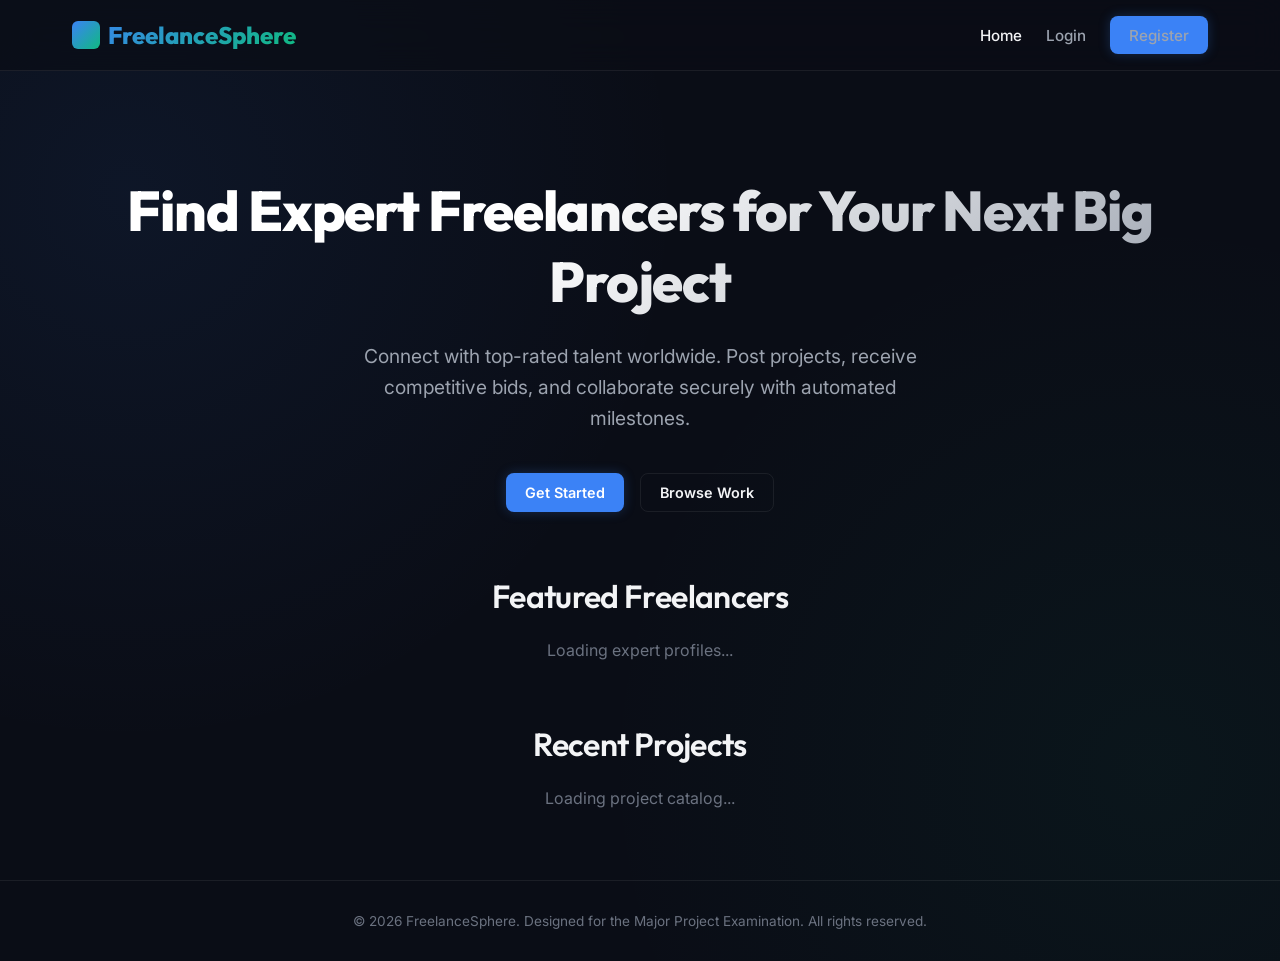
<file: FreelanceMarketplace/Frontend/index.html>
<!DOCTYPE html>
<html lang="en">
<head>
    <meta charset="UTF-8">
    <meta name="viewport" content="width=device-width, initial-scale=1.0">
    <title>Freelance Marketplace Platform</title>
    <link rel="stylesheet" href="style.css">
</head>
<body>
    <header>
        <div class="nav-container">
            <a href="index.html" class="logo">
                <div class="logo-icon"></div>
                FreelanceSphere
            </a>
            <ul class="nav-links" id="nav-right">
                <!-- Nav Links will be populated by script.js dynamically based on session -->
            </ul>
        </div>
    </header>

    <main>
        <div id="alert-box" class="alert-box"></div>

        <section class="hero">
            <h1>Find Expert Freelancers for Your Next Big Project</h1>
            <p>Connect with top-rated talent worldwide. Post projects, receive competitive bids, and collaborate securely with automated milestones.</p>
            <div class="hero-buttons">
                <a href="register.html" class="btn btn-primary">Get Started</a>
                <a href="projects.html" class="btn btn-secondary">Browse Work</a>
            </div>
        </section>

        <section style="margin-bottom: 4rem;">
            <h2 style="font-size: 2rem; margin-bottom: 1.5rem; text-align: center;">Featured Freelancers</h2>
            <div class="grid-3" id="featured-freelancers-list">
                <!-- Dynamic Content via API -->
                <div style="text-align: center; color: var(--text-muted); grid-column: 1/-1;">Loading expert profiles...</div>
            </div>
        </section>

        <section style="margin-bottom: 2rem;">
            <h2 style="font-size: 2rem; margin-bottom: 1.5rem; text-align: center;">Recent Projects</h2>
            <div class="grid-3" id="featured-projects-list">
                <!-- Dynamic Content via API -->
                <div style="text-align: center; color: var(--text-muted); grid-column: 1/-1;">Loading project catalog...</div>
            </div>
        </section>
    </main>

    <footer>
        <p>&copy; 2026 FreelanceSphere. Designed for the Major Project Examination. All rights reserved.</p>
    </footer>

    <script src="script.js"></script>
</body>
</html>
</file>
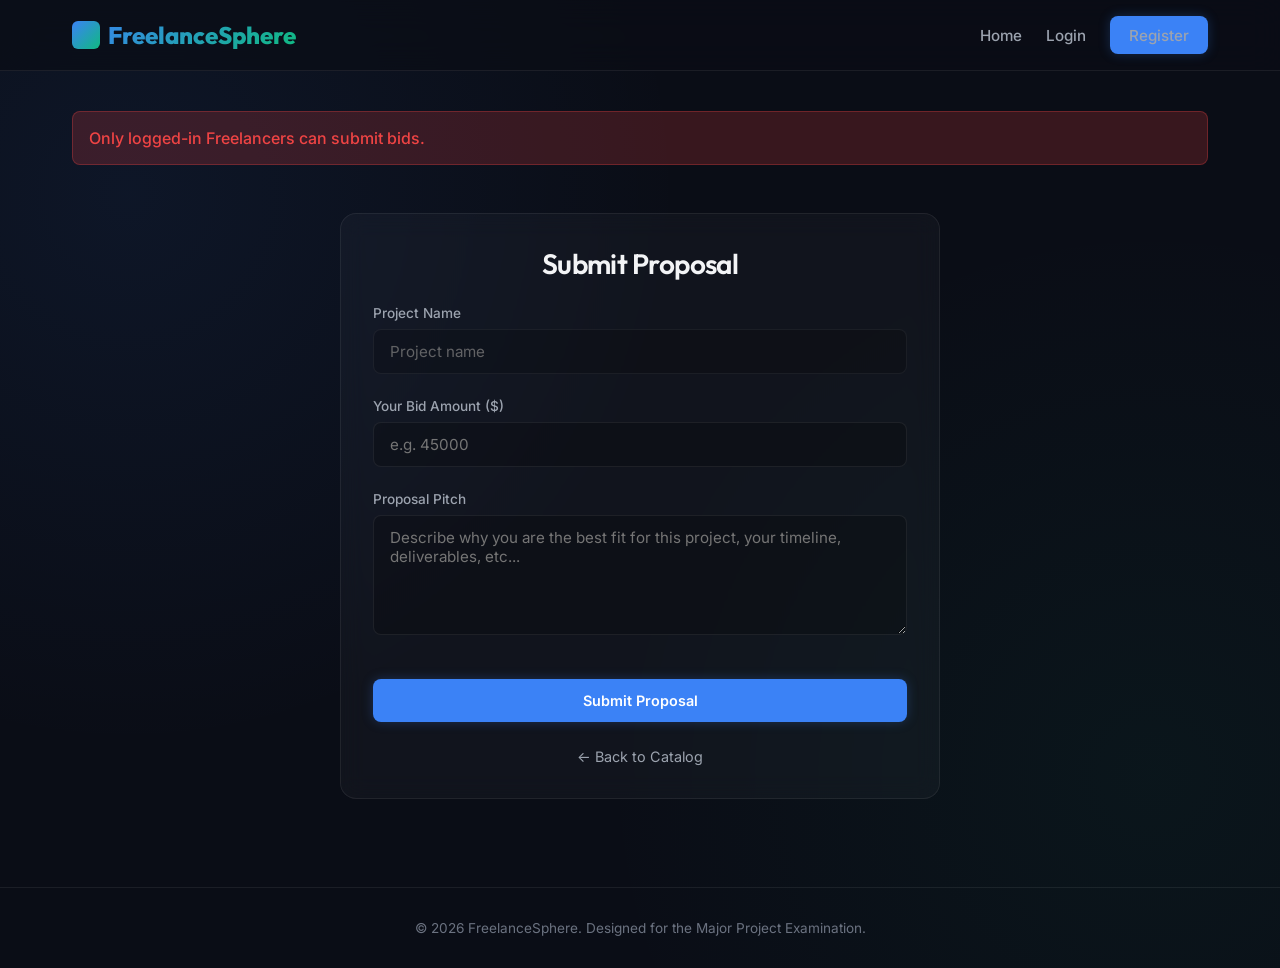
<file: FreelanceMarketplace/Frontend/bids.html>
<!DOCTYPE html>
<html lang="en">
<head>
    <meta charset="UTF-8">
    <meta name="viewport" content="width=device-width, initial-scale=1.0">
    <title>Submit Bid - FreelanceSphere</title>
    <link rel="stylesheet" href="style.css">
</head>
<body>
    <header>
        <div class="nav-container">
            <a href="index.html" class="logo">
                <div class="logo-icon"></div>
                FreelanceSphere
            </a>
            <ul class="nav-links" id="nav-right">
                <!-- Navigation links loaded dynamically -->
            </ul>
        </div>
    </header>

    <main>
        <div id="alert-box" class="alert-box"></div>

        <div class="auth-wrapper" style="max-width: 600px; margin: 3rem auto;">
            <div class="card">
                <h2 style="font-size: 1.75rem; margin-bottom: 1.5rem; text-align: center;">Submit Proposal</h2>
                
                <form id="submit-bid-form">
                    <div class="form-group">
                        <label for="bid-project-title">Project Name</label>
                        <input type="text" id="bid-project-title" class="form-control" placeholder="Project name" required readonly style="opacity: 0.8; cursor: not-allowed;">
                    </div>

                    <div class="form-group">
                        <label for="bid-amount">Your Bid Amount ($)</label>
                        <input type="number" id="bid-amount" class="form-control" min="1" placeholder="e.g. 45000" required>
                    </div>

                    <div class="form-group">
                        <label for="bid-proposal">Proposal Pitch</label>
                        <textarea id="bid-proposal" class="form-control" placeholder="Describe why you are the best fit for this project, your timeline, deliverables, etc..." required></textarea>
                    </div>

                    <button type="submit" class="btn btn-primary" style="width: 100%; padding: 0.8rem; margin-top: 1rem;">Submit Proposal</button>
                </form>

                <div style="text-align: center; margin-top: 1.5rem;">
                    <a href="projects.html" style="color: var(--text-secondary); text-decoration: none; font-size: 0.9rem;">&larr; Back to Catalog</a>
                </div>
            </div>
        </div>
    </main>

    <footer>
        <p>&copy; 2026 FreelanceSphere. Designed for the Major Project Examination.</p>
    </footer>

    <script src="script.js"></script>
</body>
</html>
</file>
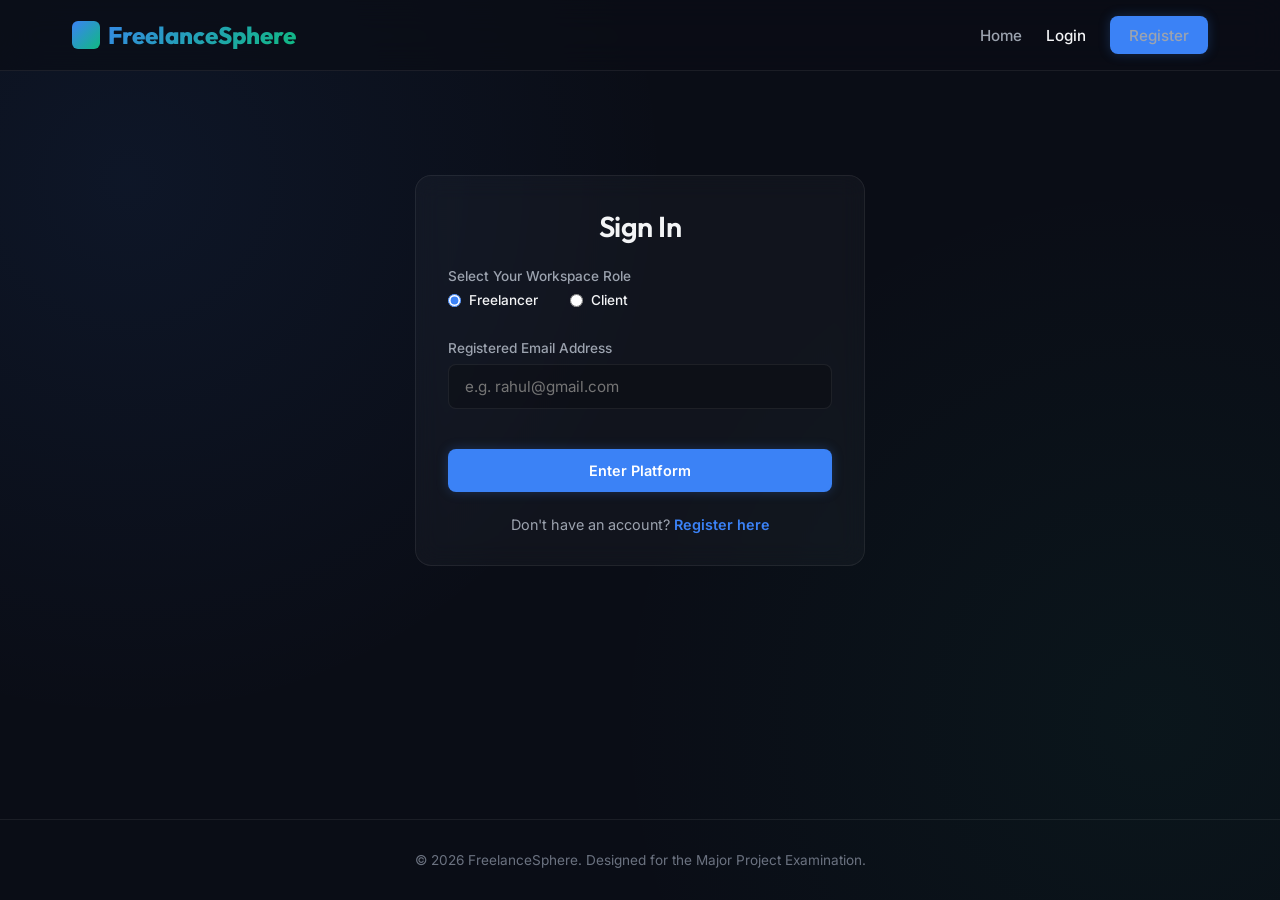
<file: FreelanceMarketplace/Frontend/contracts.html>
<!DOCTYPE html>
<html lang="en">
<head>
    <meta charset="UTF-8">
    <meta name="viewport" content="width=device-width, initial-scale=1.0">
    <title>My Contracts - FreelanceSphere</title>
    <link rel="stylesheet" href="style.css">
</head>
<body>
    <header>
        <div class="nav-container">
            <a href="index.html" class="logo">
                <div class="logo-icon"></div>
                FreelanceSphere
            </a>
            <ul class="nav-links" id="nav-right">
                <!-- Navigation links loaded dynamically -->
            </ul>
        </div>
    </header>

    <main>
        <div id="alert-box" class="alert-box"></div>

        <section class="card">
            <h2 style="font-size: 1.75rem; margin-bottom: 1.5rem;">Milestone Agreements & Contracts</h2>
            
            <div class="table-container">
                <table>
                    <thead>
                        <tr>
                            <th>Contract ID</th>
                            <th>Project Title</th>
                            <th>Partner Name</th>
                            <th>Agreed Budget</th>
                            <th>Start Date</th>
                            <th>End Date</th>
                            <th>Status</th>
                            <th>Actions</th>
                        </tr>
                    </thead>
                    <tbody id="contracts-body">
                        <!-- Populated dynamically via script.js -->
                        <tr><td colspan="8" style="text-align:center; color:var(--text-muted);">Loading agreement contracts...</td></tr>
                    </tbody>
                </table>
            </div>
        </section>
    </main>

    <footer>
        <p>&copy; 2026 FreelanceSphere. Designed for the Major Project Examination.</p>
    </footer>

    <script src="script.js"></script>
</body>
</html>
</file>
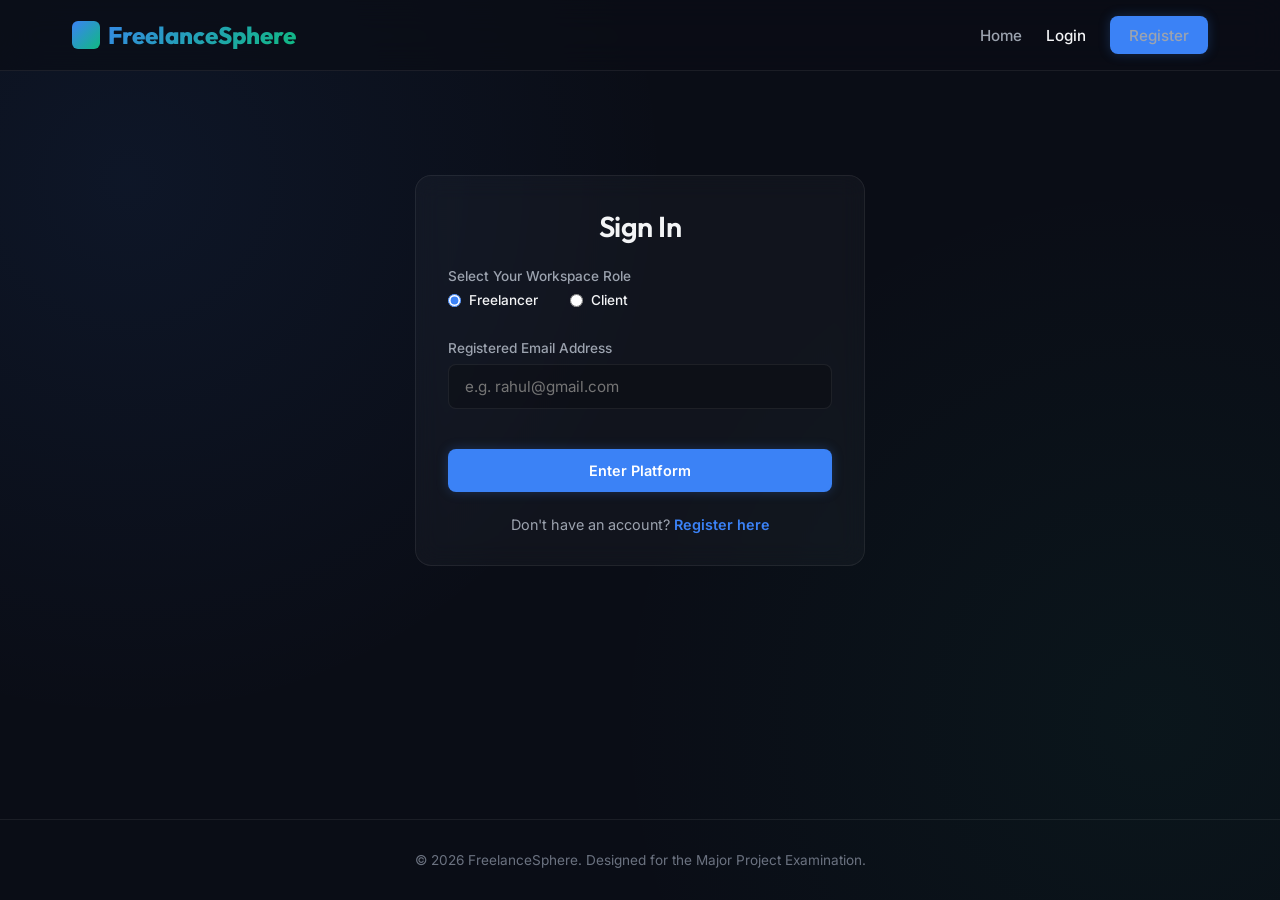
<file: FreelanceMarketplace/Frontend/dashboard.html>
<!DOCTYPE html>
<html lang="en">
<head>
    <meta charset="UTF-8">
    <meta name="viewport" content="width=device-width, initial-scale=1.0">
    <title>Dashboard - FreelanceSphere</title>
    <link rel="stylesheet" href="style.css">
</head>
<body>
    <header>
        <div class="nav-container">
            <a href="index.html" class="logo">
                <div class="logo-icon"></div>
                FreelanceSphere
            </a>
            <ul class="nav-links" id="nav-right">
                <!-- Navigation links loaded dynamically -->
            </ul>
        </div>
    </header>

    <main>
        <div id="alert-box" class="alert-box"></div>

        <div class="dashboard-grid">
            <!-- Sidebar Panel: Profile Control -->
            <aside class="card" style="align-self: start; padding: 1.5rem;">
                <h3 style="margin-bottom: 1.25rem; font-size: 1.2rem; border-bottom: 1px solid var(--border-card); padding-bottom: 0.5rem;">My Profile</h3>
                
                <form id="profile-form">
                    <div class="form-group">
                        <label for="profile-email">Email Address</label>
                        <input type="email" id="profile-email" class="form-control" readonly style="opacity: 0.6; cursor: not-allowed;">
                    </div>
                    
                    <div class="form-group">
                        <label for="profile-phone">Phone Number</label>
                        <input type="text" id="profile-phone" class="form-control" required>
                    </div>

                    <!-- Freelancer Specific Inputs -->
                    <div id="profile-freelancer-fields">
                        <div class="form-group">
                            <label for="profile-freelancer-name">Full Name</label>
                            <input type="text" id="profile-freelancer-name" class="form-control">
                        </div>
                        <div class="form-group">
                            <label for="profile-freelancer-skills">Skills (Comma separated)</label>
                            <input type="text" id="profile-freelancer-skills" class="form-control">
                        </div>
                        <div class="form-group">
                            <label for="profile-freelancer-experience">Experience (Years)</label>
                            <input type="number" id="profile-freelancer-experience" class="form-control" min="0">
                        </div>
                        <div class="form-group">
                            <label for="profile-freelancer-rate">Hourly Rate ($/hr)</label>
                            <input type="number" id="profile-freelancer-rate" class="form-control" min="1">
                        </div>
                    </div>

                    <!-- Client Specific Inputs -->
                    <div id="profile-client-fields" style="display: none;">
                        <div class="form-group">
                            <label for="profile-client-company">Company Name</label>
                            <input type="text" id="profile-client-company" class="form-control">
                        </div>
                        <div class="form-group">
                            <label for="profile-client-contact">Contact Person</label>
                            <input type="text" id="profile-client-contact" class="form-control">
                        </div>
                        <div class="form-group">
                            <label for="profile-client-location">Location</label>
                            <input type="text" id="profile-client-location" class="form-control">
                        </div>
                    </div>

                    <button type="submit" class="btn btn-primary" style="width: 100%; margin-top: 1rem;">Update Profile</button>
                </form>

                <div style="margin-top: 2rem; border-top: 1px solid rgba(239,68,68,0.2); padding-top: 1.5rem; text-align: center;">
                    <button class="btn btn-danger" style="background-color: transparent; border: 1px solid var(--accent-red); color: var(--accent-red); width:100%;" onclick="handleDeleteProfile()">Delete Profile</button>
                </div>
            </aside>

            <!-- Main Panel: Activities & Tables -->
            <section style="display: flex; flex-direction: column; gap: 2rem;">
                
                <!-- CLIENT DASHBOARD LAYOUT -->
                <div id="dashboard-client-view" style="display: none;">
                    <h2 style="font-size: 1.75rem; margin-bottom: 1.5rem;">Client Control Panel</h2>
                    
                    <div class="stats-row">
                        <div class="stat-card">
                            <h3>Projects Posted</h3>
                            <div class="stat-val" id="client-stat-projects">0</div>
                        </div>
                        <div class="stat-card">
                            <h3>Bids Received</h3>
                            <div class="stat-val" id="client-stat-bids">0</div>
                        </div>
                        <div class="stat-card">
                            <h3>Active Contracts</h3>
                            <div class="stat-val" id="client-stat-contracts">0</div>
                        </div>
                    </div>

                    <!-- Client Projects List -->
                    <div class="card" style="margin-bottom: 2rem;">
                        <h3 style="margin-bottom: 1rem;">My Posted Projects</h3>
                        <div class="table-container">
                            <table>
                                <thead>
                                    <tr>
                                        <th>ID</th>
                                        <th>Title</th>
                                        <th>Category</th>
                                        <th>Budget</th>
                                        <th>Deadline</th>
                                    </tr>
                                </thead>
                                <tbody id="client-projects-body">
                                    <!-- Populated via API -->
                                </tbody>
                            </table>
                        </div>
                    </div>

                    <!-- Client Bids Received -->
                    <div class="card">
                        <h3 style="margin-bottom: 1rem;">Bids Received on Projects</h3>
                        <div class="table-container">
                            <table>
                                <thead>
                                    <tr>
                                        <th>Bid ID</th>
                                        <th>Project Title</th>
                                        <th>Freelancer</th>
                                        <th>Bid Amount</th>
                                        <th>Proposal Pitch</th>
                                        <th>Status / Actions</th>
                                    </tr>
                                </thead>
                                <tbody id="client-bids-body">
                                    <!-- Populated via API -->
                                </tbody>
                            </table>
                        </div>
                    </div>
                </div>

                <!-- FREELANCER DASHBOARD LAYOUT -->
                <div id="dashboard-freelancer-view" style="display: none;">
                    <h2 style="font-size: 1.75rem; margin-bottom: 1.5rem;">Freelancer Control Panel</h2>

                    <div class="stats-row">
                        <div class="stat-card">
                            <h3>Bids Submitted</h3>
                            <div class="stat-val" id="free-stat-applied">0</div>
                        </div>
                        <div class="stat-card">
                            <h3>Active Contracts</h3>
                            <div class="stat-val" id="free-stat-contracts">0</div>
                        </div>
                        <div class="stat-card">
                            <h3>Completed Earnings</h3>
                            <div class="stat-val" id="free-stat-earnings">$0</div>
                        </div>
                    </div>

                    <!-- Freelancer Bids Table -->
                    <div class="card">
                        <h3 style="margin-bottom: 1rem;">My Submitted Bids</h3>
                        <div class="table-container">
                            <table>
                                <thead>
                                    <tr>
                                        <th>Bid ID</th>
                                        <th>Project Title</th>
                                        <th>Bid Amount</th>
                                        <th>Proposal Details</th>
                                        <th>Status</th>
                                    </tr>
                                </thead>
                                <tbody id="free-bids-body">
                                    <!-- Populated via API -->
                                </tbody>
                            </table>
                        </div>
                    </div>
                </div>

            </section>
        </div>
    </main>

    <footer>
        <p>&copy; 2026 FreelanceSphere. Designed for the Major Project Examination.</p>
    </footer>

    <script src="script.js"></script>
</body>
</html>
</file>
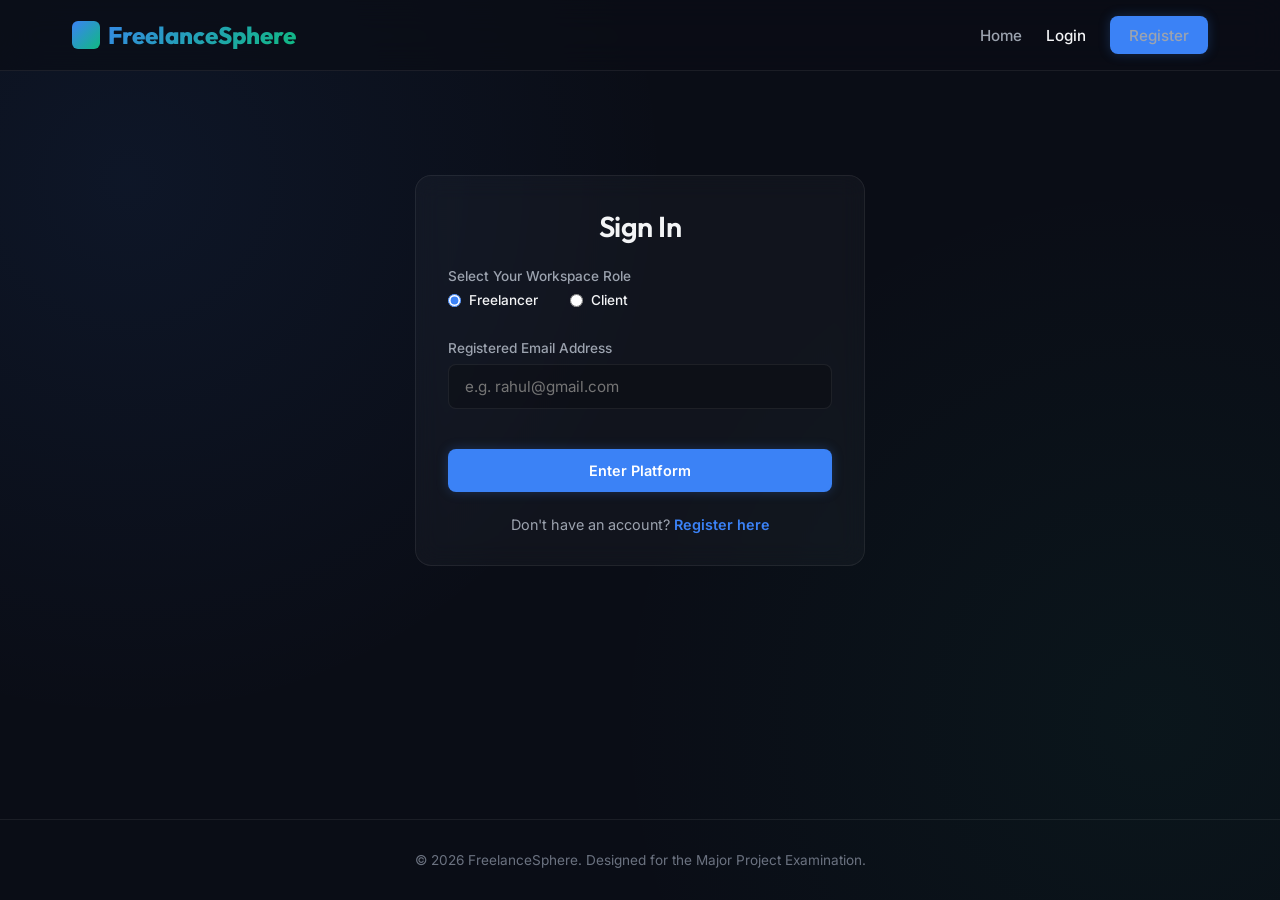
<file: FreelanceMarketplace/Frontend/login.html>
<!DOCTYPE html>
<html lang="en">
<head>
    <meta charset="UTF-8">
    <meta name="viewport" content="width=device-width, initial-scale=1.0">
    <title>Login - FreelanceSphere</title>
    <link rel="stylesheet" href="style.css">
</head>
<body>
    <header>
        <div class="nav-container">
            <a href="index.html" class="logo">
                <div class="logo-icon"></div>
                FreelanceSphere
            </a>
            <ul class="nav-links" id="nav-right">
                <!-- Dynamic Navigation -->
            </ul>
        </div>
    </header>

    <main>
        <div id="alert-box" class="alert-box"></div>

        <div class="auth-wrapper">
            <div class="card">
                <h2 style="font-size: 1.8rem; margin-bottom: 1.5rem; text-align: center;">Sign In</h2>
                
                <form id="login-form">
                    <div class="form-group">
                        <label>Select Your Workspace Role</label>
                        <div style="display: flex; gap: 2rem; margin-top: 0.5rem;">
                            <label style="display: flex; align-items: center; gap: 0.5rem; cursor: pointer; color: var(--text-primary);">
                                <input type="radio" name="login-role" value="freelancer" checked style="accent-color: var(--accent-blue);"> Freelancer
                            </label>
                            <label style="display: flex; align-items: center; gap: 0.5rem; cursor: pointer; color: var(--text-primary);">
                                <input type="radio" name="login-role" value="client" style="accent-color: var(--accent-blue);"> Client
                            </label>
                        </div>
                    </div>

                    <div class="form-group">
                        <label for="login-email">Registered Email Address</label>
                        <input type="email" id="login-email" class="form-control" placeholder="e.g. rahul@gmail.com" required>
                    </div>

                    <button type="submit" class="btn btn-primary" style="width: 100%; margin-top: 1rem; padding: 0.8rem;">Enter Platform</button>
                </form>

                <p style="margin-top: 1.5rem; text-align: center; font-size: 0.9rem; color: var(--text-secondary);">
                    Don't have an account? <a href="register.html" style="color: var(--accent-blue); text-decoration: none; font-weight: 600;">Register here</a>
                </p>
            </div>
        </div>
    </main>

    <footer>
        <p>&copy; 2026 FreelanceSphere. Designed for the Major Project Examination.</p>
    </footer>

    <script src="script.js"></script>
</body>
</html>
</file>
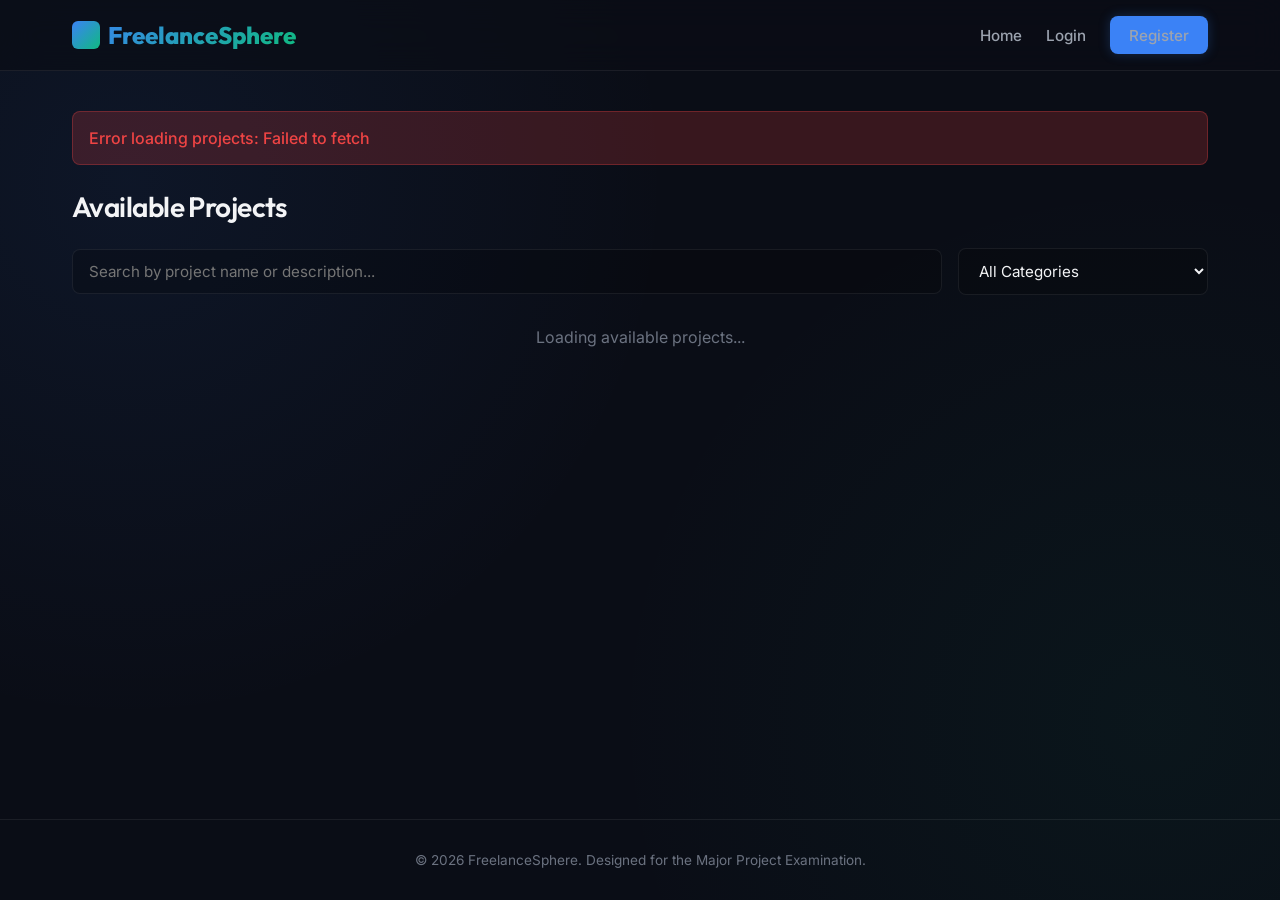
<file: FreelanceMarketplace/Frontend/projects.html>
<!DOCTYPE html>
<html lang="en">
<head>
    <meta charset="UTF-8">
    <meta name="viewport" content="width=device-width, initial-scale=1.0">
    <title>Browse Projects - FreelanceSphere</title>
    <link rel="stylesheet" href="style.css">
</head>
<body>
    <header>
        <div class="nav-container">
            <a href="index.html" class="logo">
                <div class="logo-icon"></div>
                FreelanceSphere
            </a>
            <ul class="nav-links" id="nav-right">
                <!-- Navigation links loaded dynamically -->
            </ul>
        </div>
    </header>

    <main>
        <div id="alert-box" class="alert-box"></div>

        <!-- Post Project Panel (Only visible to Clients) -->
        <section id="post-project-card" class="card" style="margin-bottom: 3rem; display: none;">
            <h2 style="font-size: 1.5rem; margin-bottom: 1.5rem;">Post a New Project</h2>
            <form id="post-project-form">
                <div class="grid-2">
                    <div class="form-group">
                        <label for="proj-title">Project Title</label>
                        <input type="text" id="proj-title" class="form-control" placeholder="e.g. E-Commerce Website Development" required>
                    </div>
                    <div class="form-group">
                        <label for="proj-cat">Project Category</label>
                        <select id="proj-cat" class="form-control" required>
                            <option value="Web Development">Web Development</option>
                            <option value="Graphic Design">Graphic Design</option>
                            <option value="Content Writing">Content Writing</option>
                            <option value="Digital Marketing">Digital Marketing</option>
                        </select>
                    </div>
                </div>

                <div class="form-group">
                    <label for="proj-desc">Detailed Description</label>
                    <textarea id="proj-desc" class="form-control" placeholder="Describe the project scope, required skills, and expectations..." required></textarea>
                </div>

                <div class="grid-2">
                    <div class="form-group">
                        <label for="proj-budget">Project Budget ($)</label>
                        <input type="number" id="proj-budget" class="form-control" min="5" placeholder="e.g. 50000" required>
                    </div>
                    <div class="form-group">
                        <label for="proj-deadline">Project Deadline</label>
                        <input type="date" id="proj-deadline" class="form-control" required>
                    </div>
                </div>

                <button type="submit" class="btn btn-success" style="width: 100%; padding: 0.8rem; margin-top: 0.5rem;">Publish Project</button>
            </form>
        </section>

        <!-- Search and Catalog section -->
        <section>
            <h2 style="font-size: 1.75rem; margin-bottom: 1.5rem;">Available Projects</h2>
            
            <div class="filter-bar">
                <input type="text" id="search-project" class="form-control search-input" placeholder="Search by project name or description...">
                <select id="filter-category" class="form-control" style="width: 250px;">
                    <option value="">All Categories</option>
                    <option value="Web Development">Web Development</option>
                    <option value="Graphic Design">Graphic Design</option>
                    <option value="Content Writing">Content Writing</option>
                    <option value="Digital Marketing">Digital Marketing</option>
                </select>
            </div>

            <div class="grid-2" id="projects-list">
                <!-- Loaded dynamically via Fetch -->
                <div style="text-align: center; color: var(--text-muted); grid-column: 1/-1;">Loading available projects...</div>
            </div>
        </section>
    </main>

    <footer>
        <p>&copy; 2026 FreelanceSphere. Designed for the Major Project Examination.</p>
    </footer>

    <script src="script.js"></script>
</body>
</html>
</file>
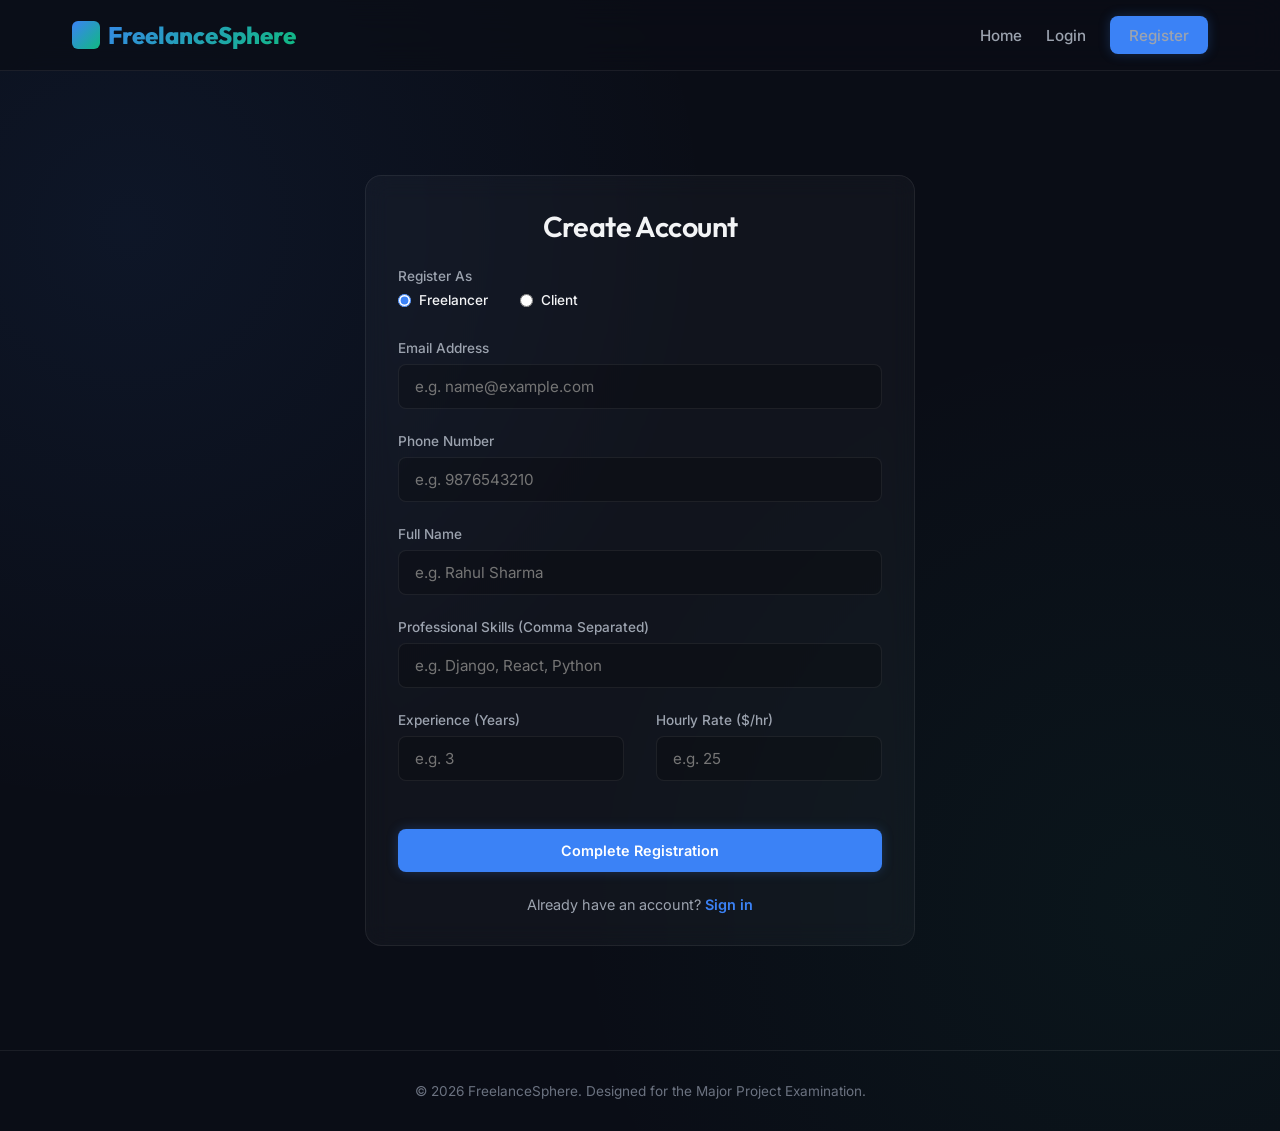
<file: FreelanceMarketplace/Frontend/register.html>
<!DOCTYPE html>
<html lang="en">
<head>
    <meta charset="UTF-8">
    <meta name="viewport" content="width=device-width, initial-scale=1.0">
    <title>Register - FreelanceSphere</title>
    <link rel="stylesheet" href="style.css">
</head>
<body>
    <header>
        <div class="nav-container">
            <a href="index.html" class="logo">
                <div class="logo-icon"></div>
                FreelanceSphere
            </a>
            <ul class="nav-links" id="nav-right">
                <!-- Dynamic Navigation -->
            </ul>
        </div>
    </header>

    <main>
        <div id="alert-box" class="alert-box"></div>

        <div class="auth-wrapper" style="max-width: 550px;">
            <div class="card">
                <h2 style="font-size: 1.8rem; margin-bottom: 1.5rem; text-align: center;">Create Account</h2>
                
                <form id="register-form">
                    <!-- Role Toggle -->
                    <div class="form-group">
                        <label>Register As</label>
                        <div style="display: flex; gap: 2rem; margin-top: 0.5rem; margin-bottom: 1rem;">
                            <label style="display: flex; align-items: center; gap: 0.5rem; cursor: pointer; color: var(--text-primary);">
                                <input type="radio" name="register-role" value="freelancer" checked style="accent-color: var(--accent-blue);"> Freelancer
                            </label>
                            <label style="display: flex; align-items: center; gap: 0.5rem; cursor: pointer; color: var(--text-primary);">
                                <input type="radio" name="register-role" value="client" style="accent-color: var(--accent-blue);"> Client
                            </label>
                        </div>
                    </div>

                    <!-- Shared Fields -->
                    <div class="form-group">
                        <label for="register-email">Email Address</label>
                        <input type="email" id="register-email" class="form-control" placeholder="e.g. name@example.com" required>
                    </div>

                    <div class="form-group">
                        <label for="register-phone">Phone Number</label>
                        <input type="text" id="register-phone" class="form-control" placeholder="e.g. 9876543210" required>
                    </div>

                    <!-- Freelancer Dynamic Fields -->
                    <div id="freelancer-fields">
                        <div class="form-group">
                            <label for="freelancer-name">Full Name</label>
                            <input type="text" id="freelancer-name" class="form-control" placeholder="e.g. Rahul Sharma" required>
                        </div>
                        <div class="form-group">
                            <label for="freelancer-skills">Professional Skills (Comma Separated)</label>
                            <input type="text" id="freelancer-skills" class="form-control" placeholder="e.g. Django, React, Python" required>
                        </div>
                        <div class="grid-2">
                            <div class="form-group">
                                <label for="freelancer-experience">Experience (Years)</label>
                                <input type="number" id="freelancer-experience" class="form-control" min="0" placeholder="e.g. 3" required>
                            </div>
                            <div class="form-group">
                                <label for="freelancer-rate">Hourly Rate ($/hr)</label>
                                <input type="number" id="freelancer-rate" class="form-control" min="1" placeholder="e.g. 25" required>
                            </div>
                        </div>
                    </div>

                    <!-- Client Dynamic Fields -->
                    <div id="client-fields" style="display: none;">
                        <div class="form-group">
                            <label for="client-company">Company Name</label>
                            <input type="text" id="client-company" class="form-control" placeholder="e.g. Tech Solutions Pvt Ltd">
                        </div>
                        <div class="form-group">
                            <label for="client-contact">Contact Person</label>
                            <input type="text" id="client-contact" class="form-control" placeholder="e.g. Anjali Verma">
                        </div>
                        <div class="form-group">
                            <label for="client-location">Company Location</label>
                            <input type="text" id="client-location" class="form-control" placeholder="e.g. Bangalore">
                        </div>
                    </div>

                    <button type="submit" class="btn btn-primary" style="width: 100%; margin-top: 1.5rem; padding: 0.8rem;">Complete Registration</button>
                </form>

                <p style="margin-top: 1.5rem; text-align: center; font-size: 0.9rem; color: var(--text-secondary);">
                    Already have an account? <a href="login.html" style="color: var(--accent-blue); text-decoration: none; font-weight: 600;">Sign in</a>
                </p>
            </div>
        </div>
    </main>

    <footer>
        <p>&copy; 2026 FreelanceSphere. Designed for the Major Project Examination.</p>
    </footer>

    <script src="script.js"></script>
</body>
</html>
</file>
<file: FreelanceMarketplace/Frontend/style.css>
@import url('https://fonts.googleapis.com/css2?family=Inter:wght@300;400;500;600;700&family=Outfit:wght@400;500;600;700;800&display=swap');

:root {
    --bg-main: #0a0d16;
    --bg-card: rgba(255, 255, 255, 0.03);
    --border-card: rgba(255, 255, 255, 0.07);
    --border-hover: rgba(59, 130, 246, 0.4);
    
    --accent-blue: #3b82f6;
    --accent-blue-glow: rgba(59, 130, 246, 0.25);
    
    --accent-green: #10b981;
    --accent-green-glow: rgba(16, 185, 129, 0.2);
    
    --accent-amber: #f59e0b;
    --accent-amber-glow: rgba(245, 158, 11, 0.2);
    
    --accent-red: #ef4444;
    --accent-red-glow: rgba(239, 68, 68, 0.2);
    
    --text-primary: #f3f4f6;
    --text-secondary: #9ca3af;
    --text-muted: #6b7280;
}

* {
    margin: 0;
    padding: 0;
    box-sizing: border-box;
}

body {
    background-color: var(--bg-main);
    color: var(--text-primary);
    font-family: 'Inter', sans-serif;
    min-height: 100vh;
    display: flex;
    flex-direction: column;
    overflow-x: hidden;
    background-image: 
        radial-gradient(circle at 10% 20%, rgba(59, 130, 246, 0.08) 0%, transparent 40%),
        radial-gradient(circle at 90% 80%, rgba(16, 185, 129, 0.05) 0%, transparent 40%);
}

h1, h2, h3, h4, h5, h6 {
    font-family: 'Outfit', sans-serif;
    font-weight: 600;
    letter-spacing: -0.02em;
}

/* Header & Navigation */
header {
    background: rgba(10, 13, 22, 0.7);
    backdrop-filter: blur(16px);
    -webkit-backdrop-filter: blur(16px);
    border-bottom: 1px solid var(--border-card);
    position: sticky;
    top: 0;
    z-index: 100;
}

.nav-container {
    max-width: 1200px;
    margin: 0 auto;
    padding: 1rem 2rem;
    display: flex;
    justify-content: space-between;
    align-items: center;
}

.logo {
    font-family: 'Outfit', sans-serif;
    font-weight: 800;
    font-size: 1.5rem;
    background: linear-gradient(135deg, #3b82f6, #10b981);
    -webkit-background-clip: text;
    -webkit-text-fill-color: transparent;
    text-decoration: none;
    display: flex;
    align-items: center;
    gap: 0.5rem;
}

.logo-icon {
    width: 28px;
    height: 28px;
    background: linear-gradient(135deg, #3b82f6, #10b981);
    border-radius: 6px;
    display: inline-block;
}

.nav-links {
    display: flex;
    gap: 1.5rem;
    align-items: center;
    list-style: none;
}

.nav-links a {
    color: var(--text-secondary);
    text-decoration: none;
    font-weight: 500;
    font-size: 0.95rem;
    transition: color 0.2s ease;
}

.nav-links a:hover, .nav-links a.active {
    color: var(--text-primary);
}

.btn {
    padding: 0.6rem 1.2rem;
    border-radius: 8px;
    font-weight: 600;
    font-size: 0.9rem;
    cursor: pointer;
    transition: all 0.2s ease;
    border: none;
    font-family: 'Inter', sans-serif;
    text-decoration: none;
    display: inline-flex;
    align-items: center;
    justify-content: center;
    gap: 0.5rem;
}

.btn-primary {
    background-color: var(--accent-blue);
    color: white;
    box-shadow: 0 0 12px var(--accent-blue-glow);
}

.btn-primary:hover {
    background-color: #2563eb;
    transform: translateY(-1px);
    box-shadow: 0 0 20px rgba(59, 130, 246, 0.4);
}

.btn-secondary {
    background-color: transparent;
    border: 1px solid var(--border-card);
    color: var(--text-primary);
}

.btn-secondary:hover {
    background-color: rgba(255, 255, 255, 0.05);
    border-color: var(--text-secondary);
}

.btn-success {
    background-color: var(--accent-green);
    color: white;
    box-shadow: 0 0 12px var(--accent-green-glow);
}

.btn-success:hover {
    background-color: #059669;
    transform: translateY(-1px);
}

.btn-danger {
    background-color: var(--accent-red);
    color: white;
    box-shadow: 0 0 12px var(--accent-red-glow);
}

.btn-danger:hover {
    background-color: #dc2626;
    transform: translateY(-1px);
}

/* Layout container */
main {
    flex: 1;
    max-width: 1200px;
    width: 100%;
    margin: 0 auto;
    padding: 2.5rem 2rem;
}

/* Glass Card */
.card {
    background: var(--bg-card);
    border: 1px solid var(--border-card);
    border-radius: 16px;
    padding: 2rem;
    backdrop-filter: blur(12px);
    -webkit-backdrop-filter: blur(12px);
    transition: all 0.3s cubic-bezier(0.4, 0, 0.2, 1);
}

.card:hover {
    border-color: var(--border-hover);
    box-shadow: 0 10px 30px rgba(0, 0, 0, 0.2);
    transform: translateY(-2px);
}

/* Grid system */
.grid-2 {
    display: grid;
    grid-template-columns: repeat(2, 1fr);
    gap: 2rem;
}

.grid-3 {
    display: grid;
    grid-template-columns: repeat(3, 1fr);
    gap: 2rem;
}

@media (max-width: 768px) {
    .grid-2, .grid-3 {
        grid-template-columns: 1fr;
    }
    .nav-container {
        flex-direction: column;
        gap: 1rem;
    }
}

/* Hero Section */
.hero {
    text-align: center;
    padding: 4rem 1rem;
}

.hero h1 {
    font-size: 3.5rem;
    font-weight: 800;
    margin-bottom: 1.5rem;
    background: linear-gradient(135deg, #ffffff 40%, #9ca3af 100%);
    -webkit-background-clip: text;
    -webkit-text-fill-color: transparent;
}

.hero p {
    color: var(--text-secondary);
    font-size: 1.2rem;
    max-width: 600px;
    margin: 0 auto 2.5rem auto;
    line-height: 1.6;
}

.hero-buttons {
    display: flex;
    justify-content: center;
    gap: 1rem;
}

/* Badges */
.badge {
    display: inline-flex;
    align-items: center;
    padding: 0.25rem 0.75rem;
    border-radius: 9999px;
    font-size: 0.75rem;
    font-weight: 600;
    text-transform: uppercase;
}

.badge-pending {
    background-color: var(--accent-amber-glow);
    color: var(--accent-amber);
    border: 1px solid rgba(245, 158, 11, 0.3);
}

.badge-accepted, .badge-active, .badge-completed {
    background-color: var(--accent-green-glow);
    color: var(--accent-green);
    border: 1px solid rgba(16, 185, 129, 0.3);
}

.badge-rejected, .badge-cancelled {
    background-color: var(--accent-red-glow);
    color: var(--accent-red);
    border: 1px solid rgba(239, 68, 68, 0.3);
}

.badge-neutral {
    background-color: rgba(255, 255, 255, 0.05);
    color: var(--text-secondary);
    border: 1px solid var(--border-card);
}

/* Forms */
.form-group {
    margin-bottom: 1.5rem;
}

.form-group label {
    display: block;
    font-size: 0.85rem;
    font-weight: 500;
    color: var(--text-secondary);
    margin-bottom: 0.5rem;
}

.form-control {
    width: 100%;
    background-color: rgba(0, 0, 0, 0.2);
    border: 1px solid var(--border-card);
    border-radius: 8px;
    padding: 0.75rem 1rem;
    color: var(--text-primary);
    font-family: 'Inter', sans-serif;
    font-size: 0.95rem;
    transition: all 0.2s ease;
}

.form-control:focus {
    outline: none;
    border-color: var(--accent-blue);
    box-shadow: 0 0 0 2px var(--accent-blue-glow);
}

textarea.form-control {
    resize: vertical;
    min-height: 120px;
}

/* Table Style */
.table-container {
    overflow-x: auto;
    border-radius: 12px;
    border: 1px solid var(--border-card);
}

table {
    width: 100%;
    border-collapse: collapse;
    text-align: left;
    background: rgba(0, 0, 0, 0.15);
}

th {
    background: rgba(255, 255, 255, 0.02);
    color: var(--text-secondary);
    font-weight: 600;
    font-size: 0.85rem;
    text-transform: uppercase;
    padding: 1rem 1.5rem;
    border-bottom: 1px solid var(--border-card);
}

td {
    padding: 1rem 1.5rem;
    border-bottom: 1px solid rgba(255, 255, 255, 0.03);
    font-size: 0.95rem;
}

tr:last-child td {
    border-bottom: none;
}

/* Search and Filters */
.filter-bar {
    display: flex;
    gap: 1rem;
    margin-bottom: 2rem;
    align-items: center;
}

.search-input {
    flex: 1;
}

/* Footer */
footer {
    border-top: 1px solid var(--border-card);
    padding: 2rem;
    text-align: center;
    font-size: 0.85rem;
    color: var(--text-muted);
    margin-top: auto;
}

/* Auth Cards */
.auth-wrapper {
    max-width: 450px;
    width: 100%;
    margin: 4rem auto;
}

.auth-tabs {
    display: flex;
    border-bottom: 1px solid var(--border-card);
    margin-bottom: 2rem;
}

.auth-tab {
    flex: 1;
    text-align: center;
    padding: 1rem;
    cursor: pointer;
    font-weight: 600;
    color: var(--text-secondary);
    border-bottom: 2px solid transparent;
    transition: all 0.2s ease;
}

.auth-tab.active {
    color: var(--accent-blue);
    border-bottom-color: var(--accent-blue);
}

/* Dashboard Layout */
.dashboard-grid {
    display: grid;
    grid-template-columns: 280px 1fr;
    gap: 2rem;
}

.sidebar-menu {
    list-style: none;
    display: flex;
    flex-direction: column;
    gap: 0.5rem;
}

.sidebar-item {
    padding: 0.75rem 1rem;
    border-radius: 8px;
    cursor: pointer;
    color: var(--text-secondary);
    transition: all 0.2s ease;
    display: flex;
    align-items: center;
    gap: 0.75rem;
}

.sidebar-item:hover, .sidebar-item.active {
    background-color: rgba(255, 255, 255, 0.04);
    color: var(--text-primary);
}

.sidebar-item.active {
    border-left: 3px solid var(--accent-blue);
    background-color: rgba(59, 130, 246, 0.08);
}

@media (max-width: 992px) {
    .dashboard-grid {
        grid-template-columns: 1fr;
    }
}

/* Stats Row */
.stats-row {
    display: grid;
    grid-template-columns: repeat(3, 1fr);
    gap: 1.5rem;
    margin-bottom: 2rem;
}

.stat-card {
    background: rgba(255, 255, 255, 0.02);
    border: 1px solid var(--border-card);
    border-radius: 12px;
    padding: 1.5rem;
    text-align: center;
}

.stat-val {
    font-size: 2rem;
    font-weight: 800;
    color: var(--text-primary);
    margin-top: 0.5rem;
}

/* Notifications / Alert box */
.alert-box {
    padding: 1rem;
    border-radius: 8px;
    margin-bottom: 1.5rem;
    font-weight: 500;
    display: none;
}
.alert-success {
    background-color: var(--accent-green-glow);
    color: var(--accent-green);
    border: 1px solid rgba(16, 185, 129, 0.3);
}
.alert-danger {
    background-color: var(--accent-red-glow);
    color: var(--accent-red);
    border: 1px solid rgba(239, 68, 68, 0.3);
}

/* Action button icons/text spacing */
.actions-cell {
    display: flex;
    gap: 0.5rem;
}

.pill-role {
    font-size: 0.75rem;
    padding: 0.2rem 0.5rem;
    border-radius: 4px;
    font-weight: 700;
    text-transform: uppercase;
}

.pill-freelancer {
    background-color: rgba(59, 130, 246, 0.15);
    color: #60a5fa;
}

.pill-client {
    background-color: rgba(16, 185, 129, 0.15);
    color: #34d399;
}
</file>
